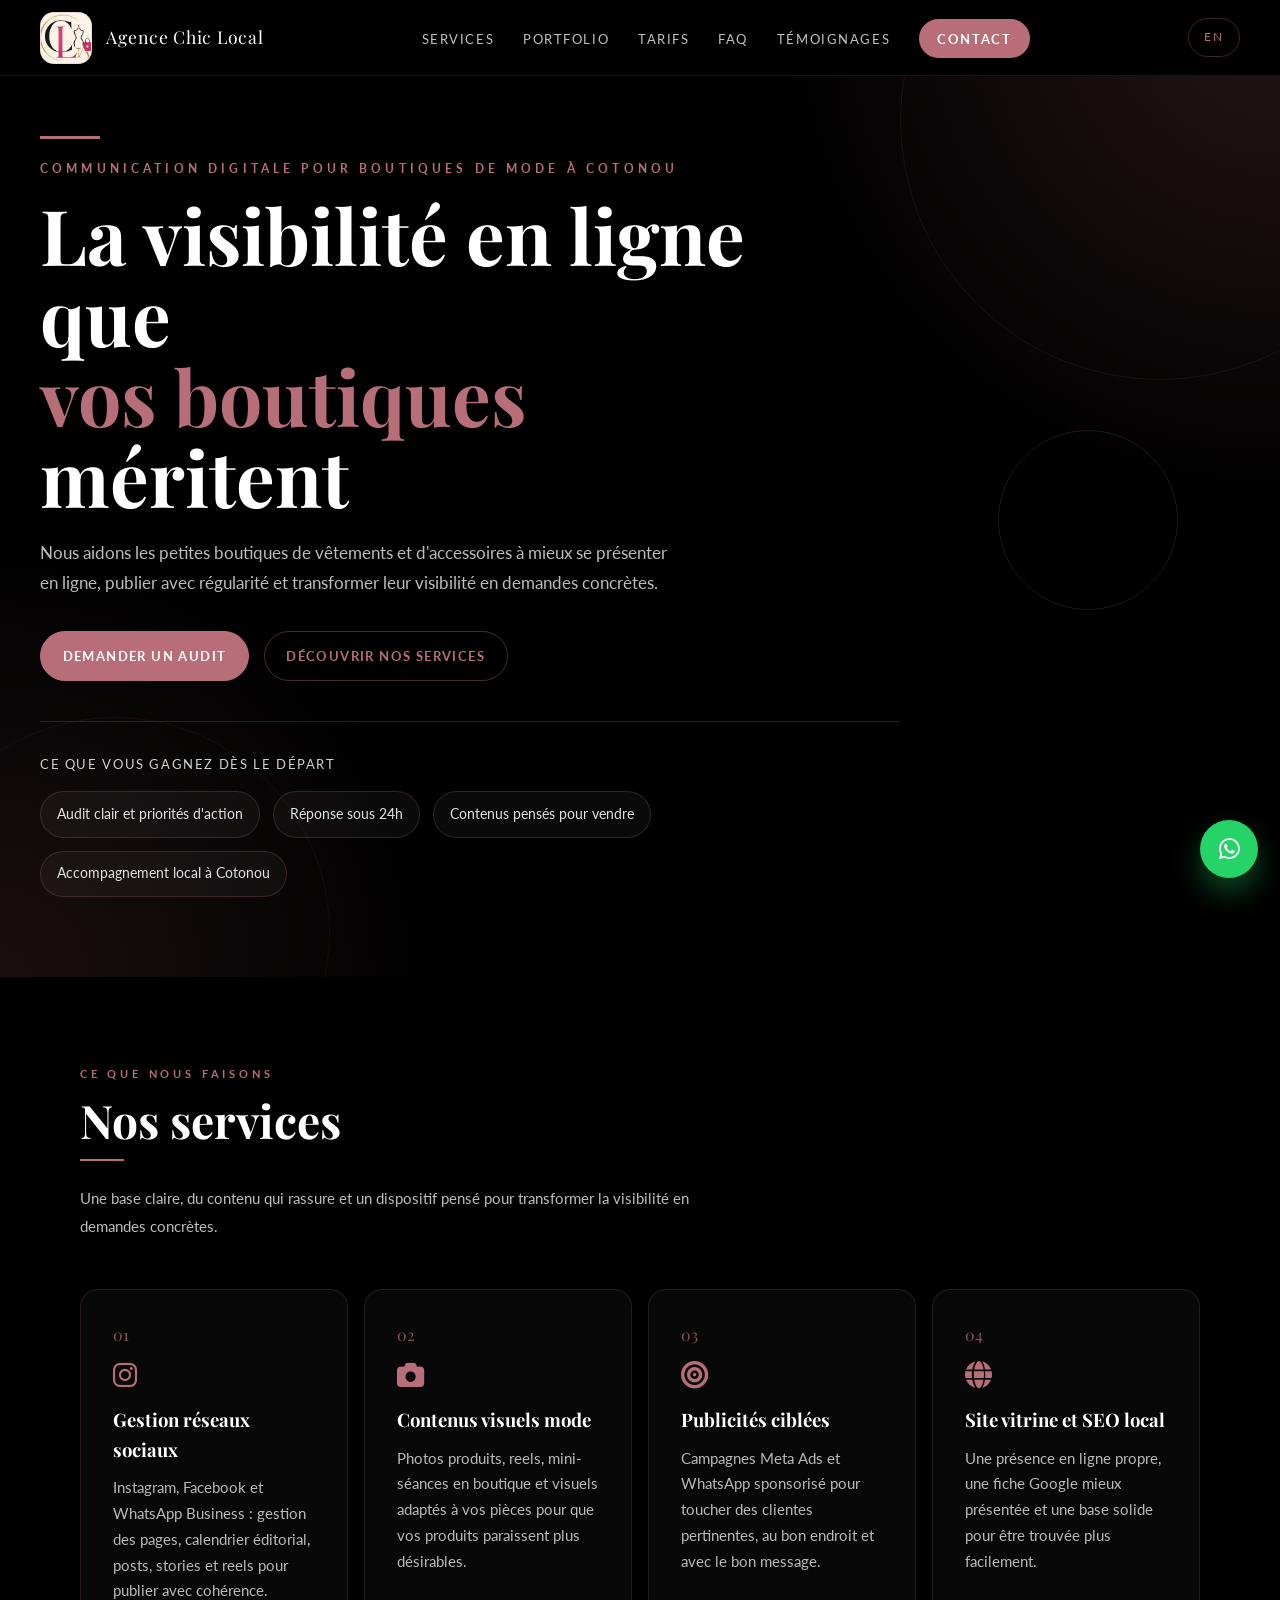
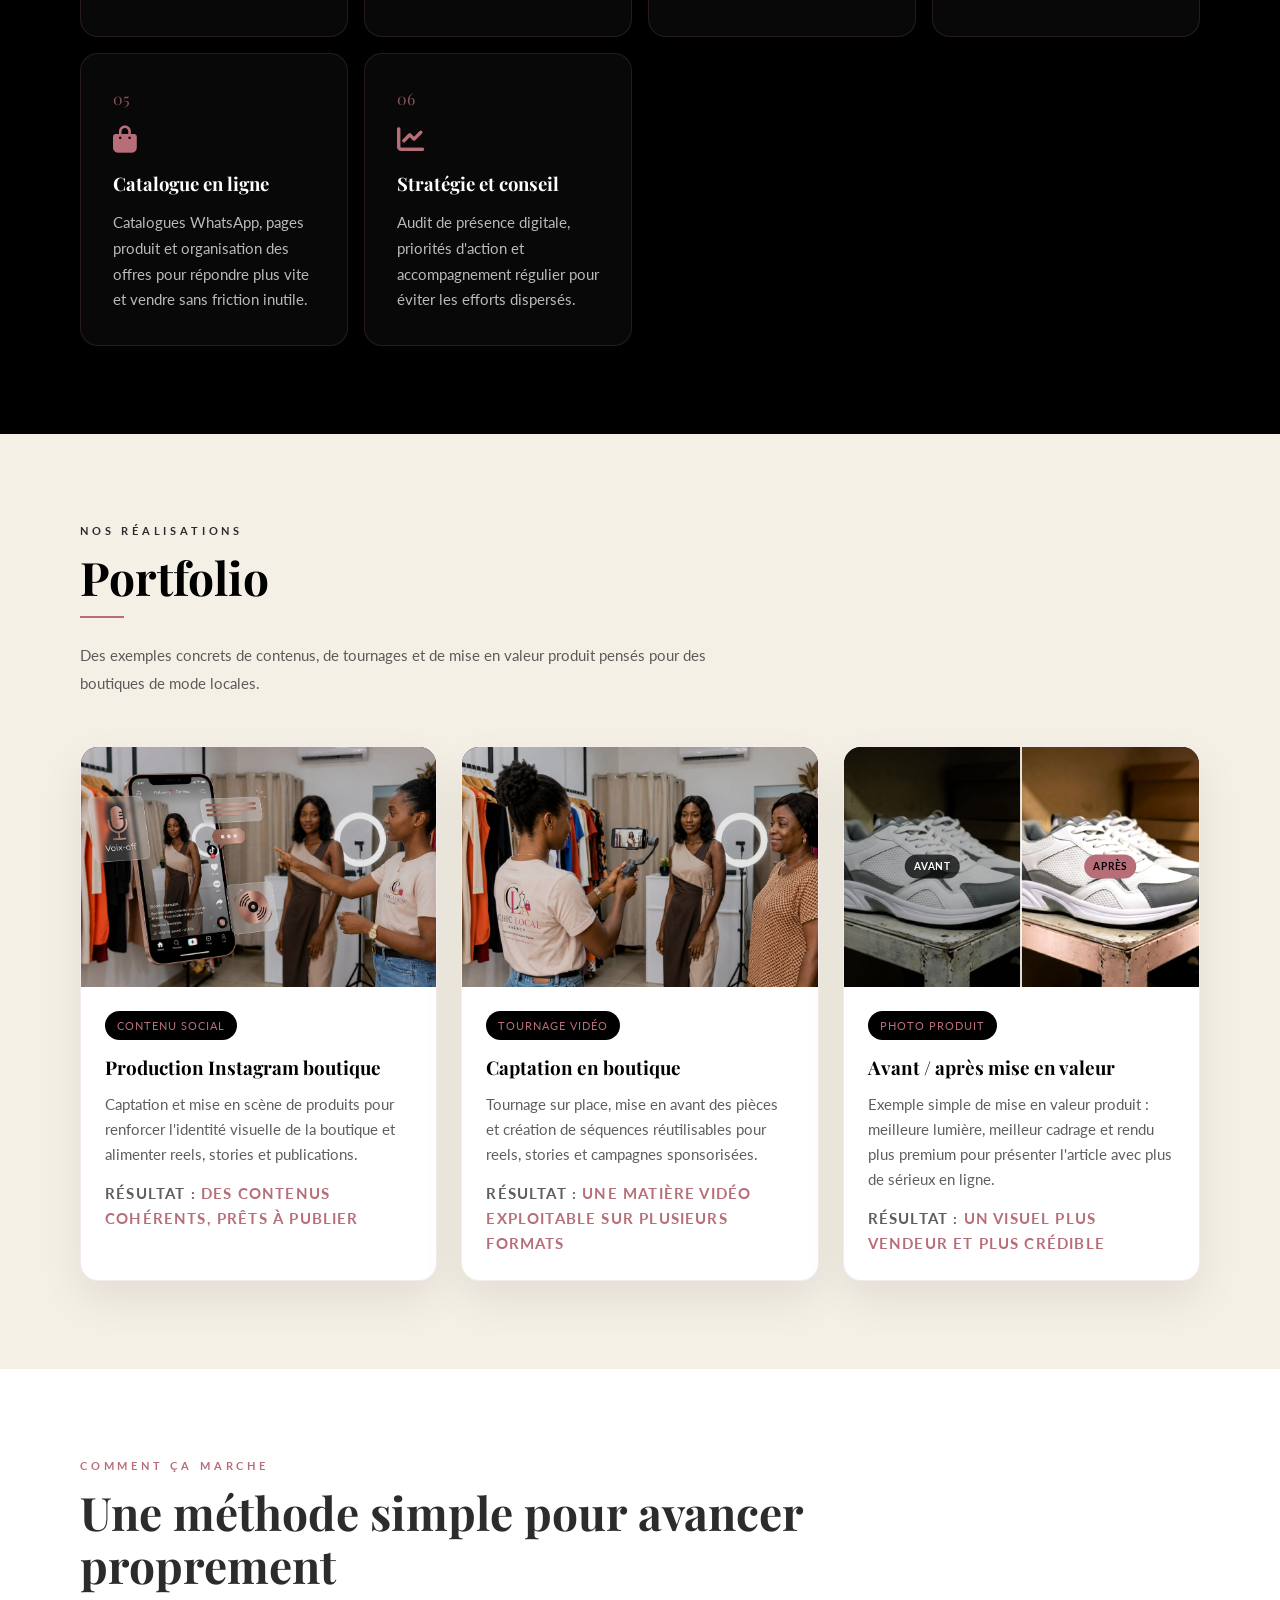
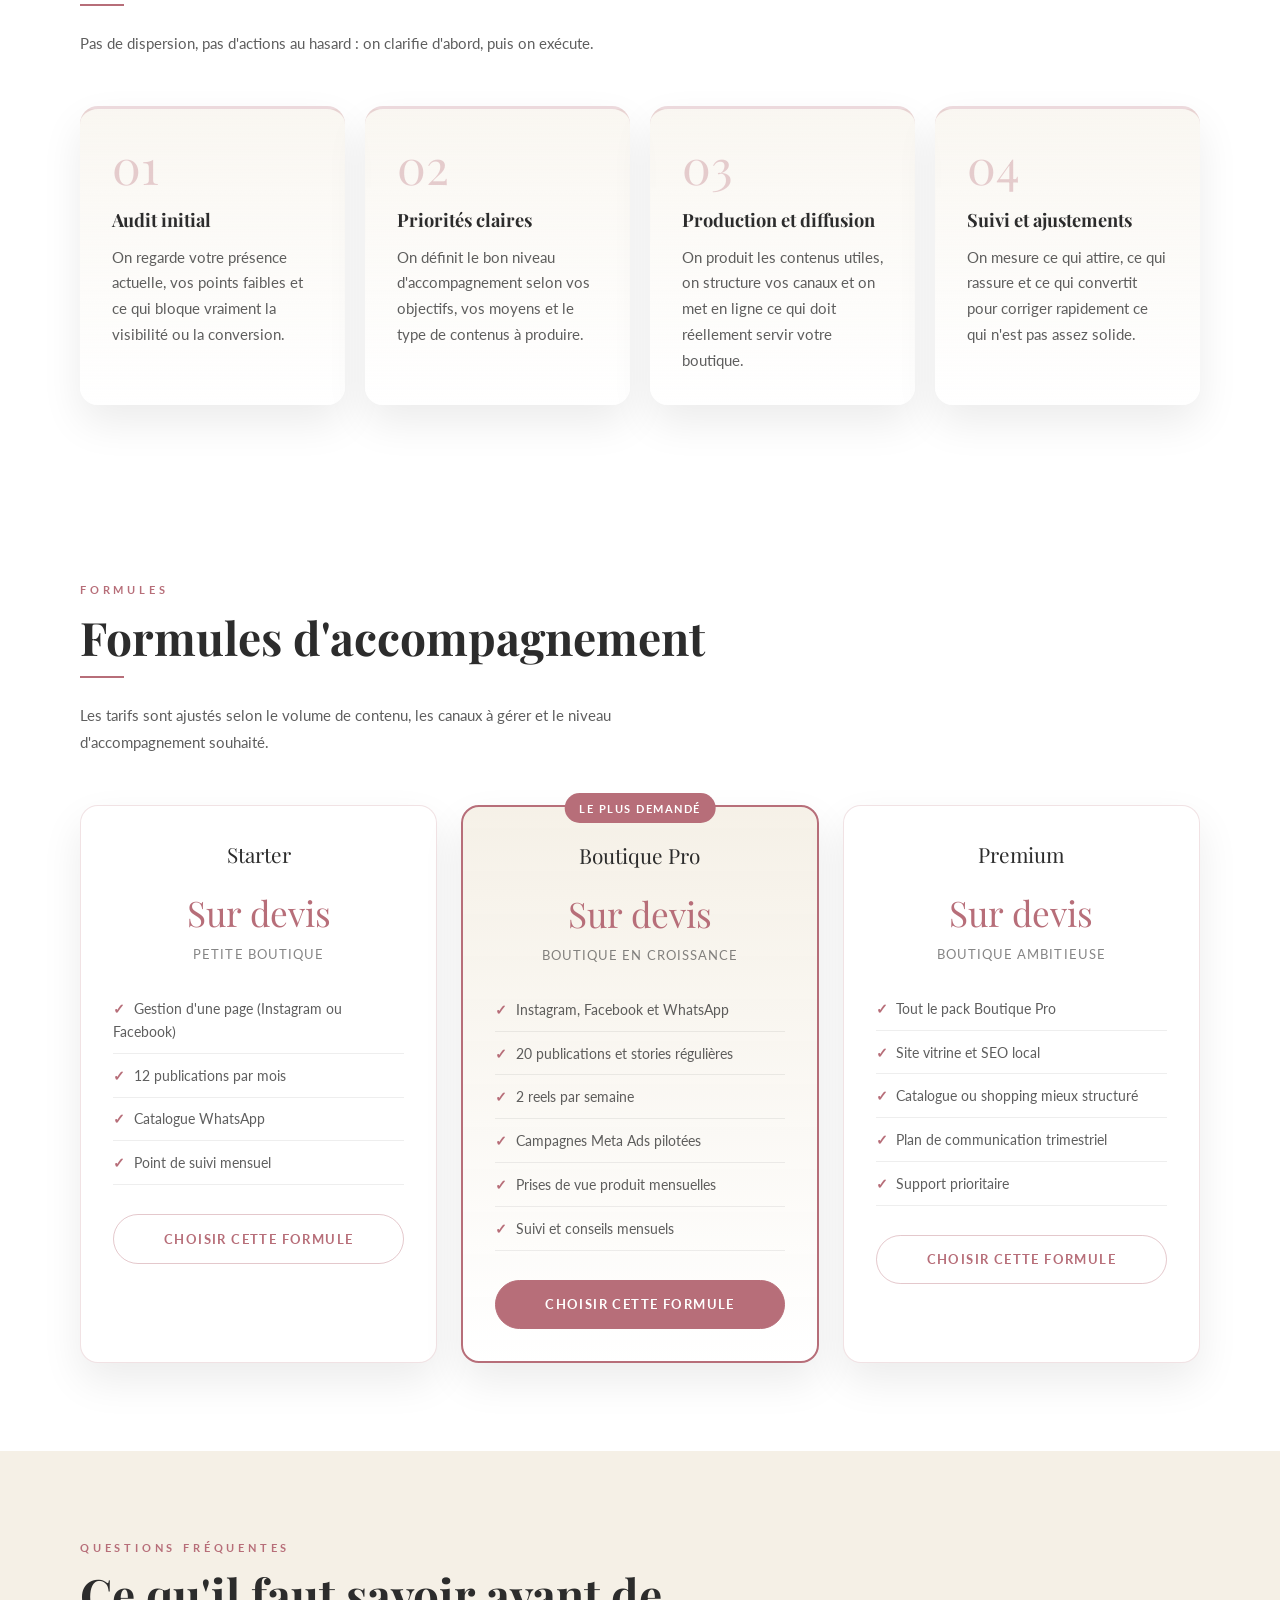
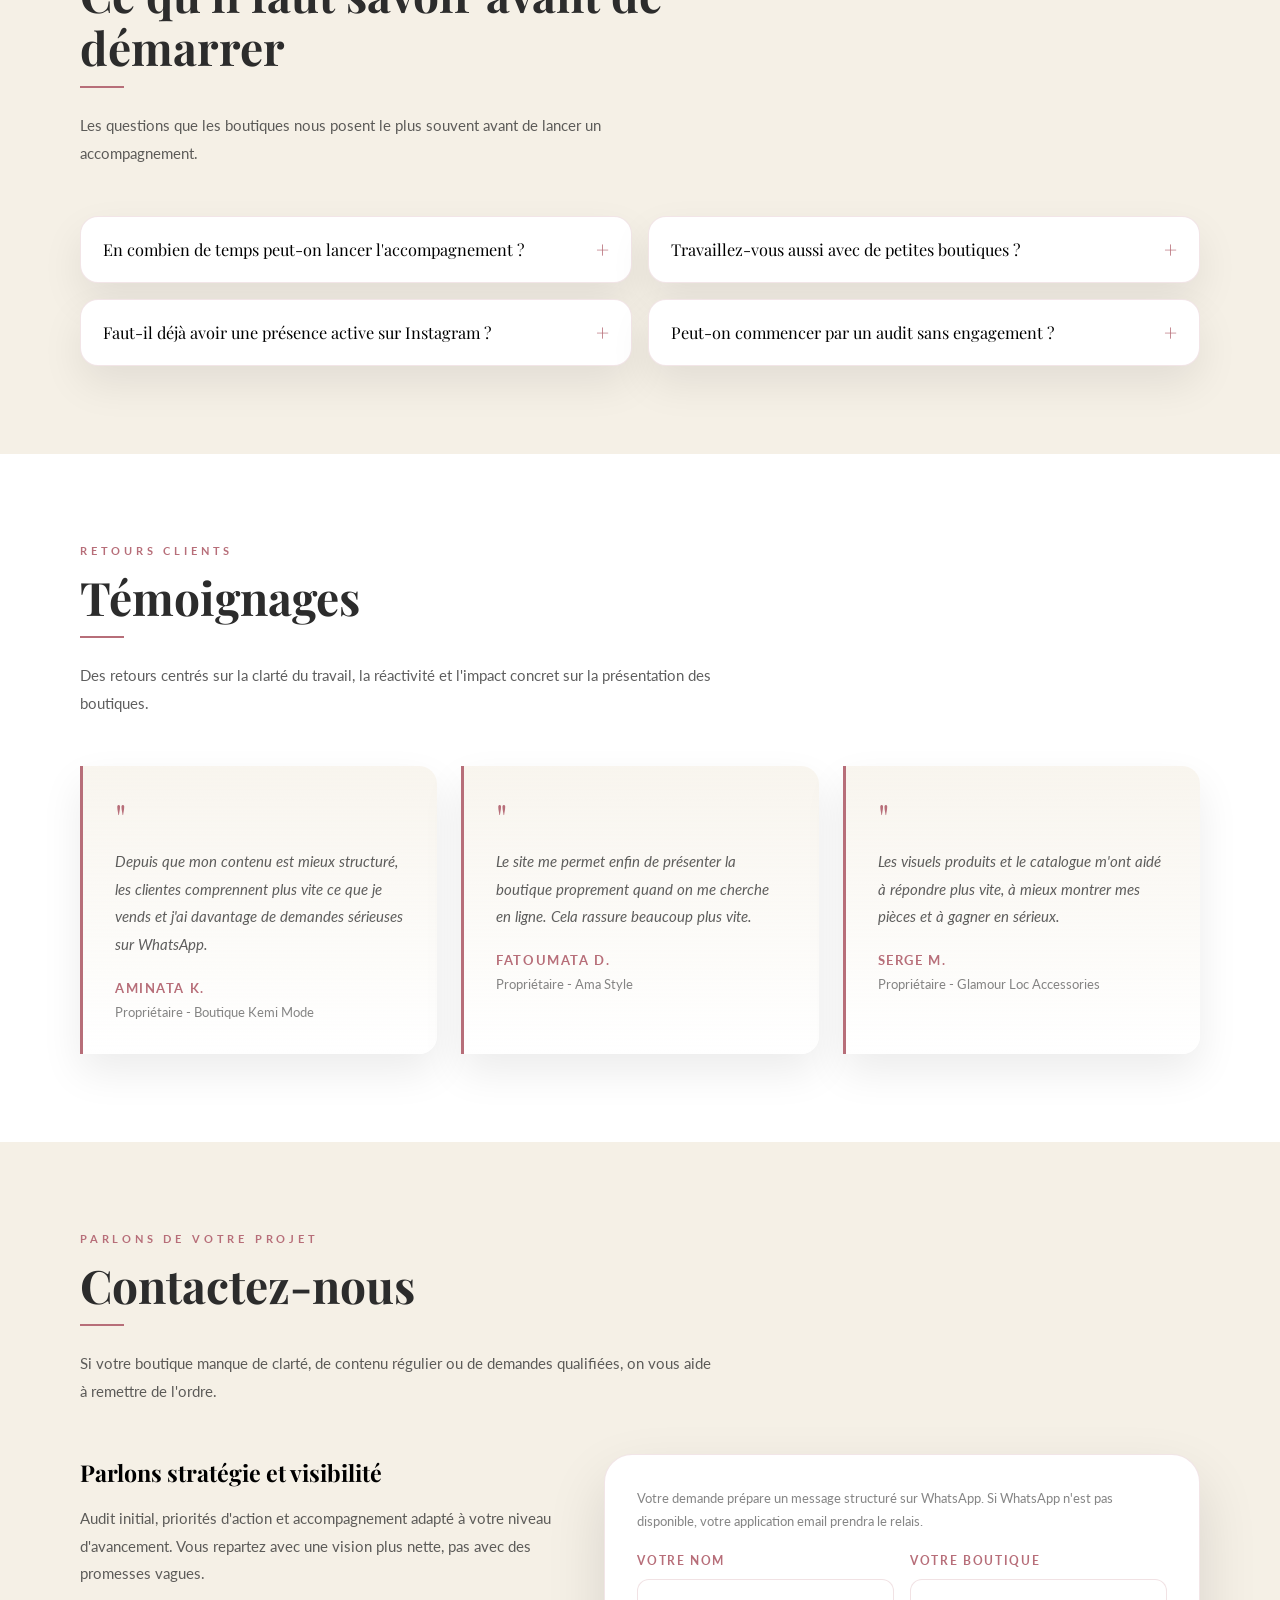
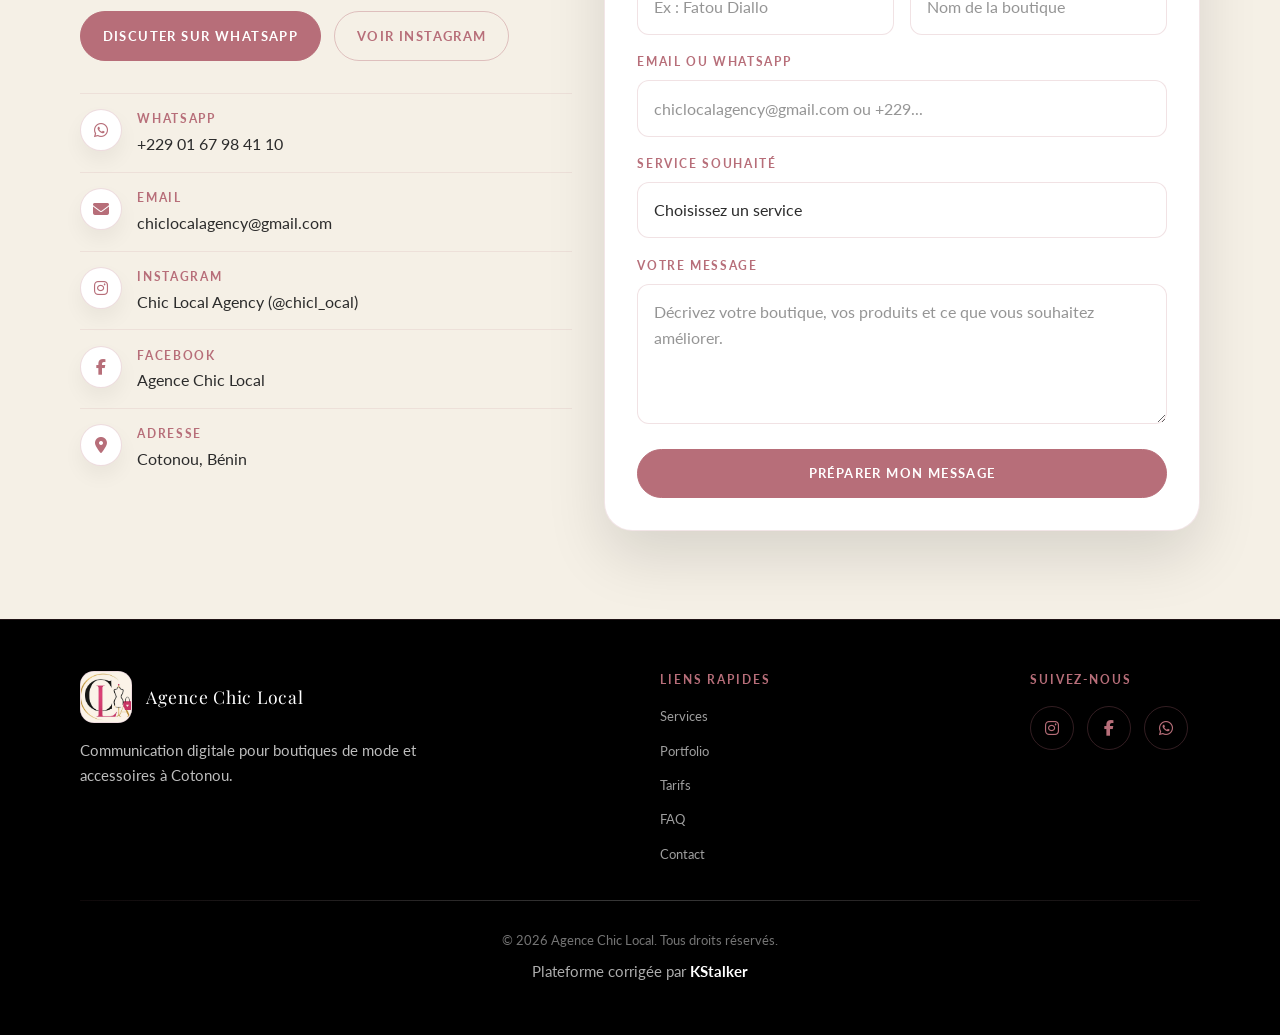
<file: index.html>
<!doctype html>
<html lang="fr">
  <head>
    <meta charset="UTF-8" />
    <meta name="viewport" content="width=device-width, initial-scale=1.0" />
    <title>
      Agence Chic Local | Communication digitale mode à Cotonou
    </title>
    <meta
      name="description"
      content="Agence Chic Local aide les boutiques de mode à Cotonou à mieux se présenter en ligne, produire du contenu plus vendeur et transformer leur visibilité en demandes réelles."
    />
    <meta name="theme-color" content="#000000" />
    <meta name="robots" content="index,follow" />
    <link rel="canonical" href="https://agence-chic-local.onrender.com/" />
    <meta
      property="og:title"
      content="Agence Chic Local | Communication digitale mode à Cotonou"
    />
    <meta
      property="og:description"
      content="Audit, contenu visuel, réseaux sociaux et accompagnement local pour boutiques de mode à Cotonou."
    />
    <meta property="og:type" content="website" />
    <meta property="og:url" content="https://agence-chic-local.onrender.com/" />
    <meta property="og:locale" content="fr_BJ" />
    <meta property="og:site_name" content="Agence Chic Local" />
    <meta
      property="og:image"
      content="https://agence-chic-local.onrender.com/images/portfolio-social-media.jpeg"
    />
    <meta property="og:image:width" content="1280" />
    <meta property="og:image:height" content="698" />
    <meta
      property="og:image:alt"
      content="Contenu social cree par Agence Chic Local pour une boutique de mode"
    />
    <meta name="twitter:card" content="summary_large_image" />
    <meta
      name="twitter:title"
      content="Agence Chic Local | Communication digitale mode à Cotonou"
    />
    <meta
      name="twitter:description"
      content="Audit, contenu visuel, réseaux sociaux et accompagnement local pour boutiques de mode à Cotonou."
    />
    <meta
      name="twitter:image"
      content="https://agence-chic-local.onrender.com/images/portfolio-social-media.jpeg"
    />
    <meta
      name="twitter:image:alt"
      content="Contenu social cree par Agence Chic Local pour une boutique de mode"
    />
    <link rel="icon" href="images/logo.jpeg" type="image/jpeg" />
    <link rel="preconnect" href="https://fonts.googleapis.com" />
    <link rel="preconnect" href="https://fonts.gstatic.com" crossorigin />
    <link
      href="https://fonts.googleapis.com/css2?family=Playfair+Display:wght@700;900&family=Lato:wght@300;400;700&display=swap"
      rel="stylesheet"
    />
    <link
      rel="stylesheet"
      href="https://cdnjs.cloudflare.com/ajax/libs/font-awesome/6.5.1/css/all.min.css"
    />
    <link rel="stylesheet" href="styles.css" />
    <script type="application/ld+json">
      {
        "@context": "https://schema.org",
        "@graph": [
          {
            "@type": "WebSite",
            "@id": "https://agence-chic-local.onrender.com/#website",
            "url": "https://agence-chic-local.onrender.com/",
            "name": "Agence Chic Local",
            "inLanguage": "fr-BJ",
            "publisher": {
              "@id": "https://agence-chic-local.onrender.com/#business"
            }
          },
          {
            "@type": "WebPage",
            "@id": "https://agence-chic-local.onrender.com/#webpage",
            "url": "https://agence-chic-local.onrender.com/",
            "name": "Agence Chic Local | Communication digitale mode à Cotonou",
            "description": "Agence Chic Local aide les boutiques de mode à Cotonou à mieux se présenter en ligne, produire du contenu plus vendeur et transformer leur visibilité en demandes réelles.",
            "isPartOf": {
              "@id": "https://agence-chic-local.onrender.com/#website"
            },
            "about": {
              "@id": "https://agence-chic-local.onrender.com/#business"
            },
            "primaryImageOfPage": {
              "@type": "ImageObject",
              "url": "https://agence-chic-local.onrender.com/images/portfolio-social-media.jpeg",
              "width": 1280,
              "height": 698
            },
            "inLanguage": "fr-BJ"
          },
          {
            "@type": ["LocalBusiness", "ProfessionalService"],
            "@id": "https://agence-chic-local.onrender.com/#business",
            "name": "Agence Chic Local",
            "url": "https://agence-chic-local.onrender.com/",
            "logo": "https://agence-chic-local.onrender.com/images/logo.jpeg",
            "image": [
              "https://agence-chic-local.onrender.com/images/logo.jpeg",
              "https://agence-chic-local.onrender.com/images/portfolio-social-media.jpeg"
            ],
            "description": "Agence de communication digitale pour boutiques de mode, vêtements et accessoires à Cotonou.",
            "email": "chiclocalagency@gmail.com",
            "telephone": "+2290167984110",
            "priceRange": "Sur devis",
            "address": {
              "@type": "PostalAddress",
              "addressLocality": "Cotonou",
              "addressCountry": "BJ"
            },
            "areaServed": {
              "@type": "City",
              "name": "Cotonou"
            },
            "sameAs": [
              "https://www.instagram.com/chicl_ocal/",
              "https://www.facebook.com/agencechiclocal"
            ],
            "contactPoint": {
              "@type": "ContactPoint",
              "contactType": "customer support",
              "telephone": "+2290167984110",
              "email": "chiclocalagency@gmail.com",
              "availableLanguage": ["French", "English"]
            },
            "hasOfferCatalog": {
              "@type": "OfferCatalog",
              "name": "Services de communication digitale",
              "itemListElement": [
                {
                  "@type": "Offer",
                  "itemOffered": {
                    "@type": "Service",
                    "name": "Gestion réseaux sociaux"
                  }
                },
                {
                  "@type": "Offer",
                  "itemOffered": {
                    "@type": "Service",
                    "name": "Contenus visuels mode"
                  }
                },
                {
                  "@type": "Offer",
                  "itemOffered": {
                    "@type": "Service",
                    "name": "Site vitrine et SEO local"
                  }
                }
              ]
            }
          },
          {
            "@type": "FAQPage",
            "@id": "https://agence-chic-local.onrender.com/#faq-schema",
            "mainEntity": [
              {
                "@type": "Question",
                "name": "En combien de temps peut-on lancer l'accompagnement ?",
                "acceptedAnswer": {
                  "@type": "Answer",
                  "text": "Après l'audit initial, Agence Chic Local cadre les priorités et peut démarrer rapidement selon le besoin : contenus, gestion réseaux, publicités ou accompagnement global."
                }
              },
              {
                "@type": "Question",
                "name": "Travaillez-vous aussi avec de petites boutiques ?",
                "acceptedAnswer": {
                  "@type": "Answer",
                  "text": "Oui. L'accompagnement est pensé pour des boutiques locales qui veulent mieux présenter leurs produits sans devoir construire une équipe marketing complète."
                }
              },
              {
                "@type": "Question",
                "name": "Faut-il déjà avoir une présence active sur Instagram ?",
                "acceptedAnswer": {
                  "@type": "Answer",
                  "text": "Non. Agence Chic Local peut repartir d'un compte existant, le remettre au propre ou construire une base de contenu plus claire."
                }
              },
              {
                "@type": "Question",
                "name": "Peut-on commencer par un audit sans engagement ?",
                "acceptedAnswer": {
                  "@type": "Answer",
                  "text": "Oui. L'audit sert à clarifier les priorités, éviter les dépenses inutiles et décider si un accompagnement régulier est le bon prochain pas."
                }
              }
            ]
          }
        ]
      }
    </script>
  </head>
  <body>
    <a class="skip-link" href="#main-content" id="skip-link"
      >Aller au contenu principal</a
    >

    <header class="site-header">
      <nav aria-label="Navigation principale">
        <a
          href="#accueil"
          class="logo"
          id="navLogo"
          aria-label="Accueil Agence Chic Local"
        >
          <span class="logo-box">
            <img
              src="images/logo.jpeg"
              alt="Logo Agence Chic Local"
              class="logo-mark"
              width="48"
              height="48"
            />
          </span>
          <span class="logo-name">Agence Chic Local</span>
        </a>

        <ul class="nav-menu">
          <li><a href="#services" id="nav-services">Services</a></li>
          <li><a href="#portfolio" id="nav-portfolio">Portfolio</a></li>
          <li><a href="#tarifs" id="nav-tarifs">Tarifs</a></li>
          <li><a href="#faq" id="nav-faq">FAQ</a></li>
          <li><a href="#temoignages" id="nav-testi">Témoignages</a></li>
          <li>
            <a href="#contact" class="nav-cta" id="nav-contact">Contact</a>
          </li>
        </ul>

        <div class="nav-actions">
          <button
            type="button"
            class="lang-toggle"
            id="langBtn"
            aria-label="Basculer le site en anglais"
          >
            EN
          </button>
          <button
            type="button"
            class="hamburger"
            id="hamburgerBtn"
            aria-label="Ouvrir le menu"
            aria-expanded="false"
            aria-controls="mobileMenu"
          >
            <span></span><span></span><span></span>
          </button>
        </div>
      </nav>

      <div
        class="mobile-menu"
        id="mobileMenu"
        aria-label="Navigation mobile"
        aria-hidden="true"
      >
        <a href="#services" id="mnav-services">Services</a>
        <a href="#portfolio" id="mnav-portfolio">Portfolio</a>
        <a href="#tarifs" id="mnav-tarifs">Tarifs</a>
        <a href="#faq" id="mnav-faq">FAQ</a>
        <a href="#temoignages" id="mnav-testi">Témoignages</a>
        <a href="#contact" id="mnav-contact">Nous contacter</a>
      </div>

      <section class="hero" id="accueil">
        <div class="hero-decor1"></div>
        <div class="hero-decor2"></div>
        <div class="hero-decor3"></div>
        <div class="hero-bar"></div>
        <p class="hero-tag" id="h-tag">
          Communication digitale pour boutiques de mode à Cotonou
        </p>
        <h1 id="h-title">
          La visibilité en ligne que<br /><em>vos boutiques</em> méritent
        </h1>
        <p class="hero-sub" id="h-sub">
          Nous aidons les petites boutiques de vêtements et d'accessoires à
          mieux se présenter en ligne, publier avec régularité et transformer
          leur visibilité en demandes concrètes.
        </p>
        <div class="hero-btns">
          <a href="#contact" class="btn-gold" id="h-btn1">Demander un audit</a>
          <a href="#services" class="btn-ghost" id="h-btn2"
            >Découvrir nos services</a
          >
        </div>
        <div class="hero-trust">
          <p class="hero-trust-title" id="trust-title">
            Ce que vous gagnez dès le départ
          </p>
          <ul class="hero-trust-list" aria-labelledby="trust-title">
            <li class="trust-pill" id="trust-1">
              Audit clair et priorités d'action
            </li>
            <li class="trust-pill" id="trust-2">Réponse sous 24h</li>
            <li class="trust-pill" id="trust-3">Contenus pensés pour vendre</li>
            <li class="trust-pill" id="trust-4">
              Accompagnement local à Cotonou
            </li>
          </ul>
        </div>
      </section>
    </header>

    <main id="main-content">
      <section class="services-bg" id="services">
        <div class="section-inner">
          <p class="section-label" id="sec1-label">Ce que nous faisons</p>
          <h2 class="section-title" id="sec1-title">Nos services</h2>
          <div class="section-bar"></div>
          <p class="section-intro" id="sec1-intro">
            Une base claire, du contenu qui rassure et un dispositif pensé pour
            transformer la visibilité en demandes concrètes.
          </p>
          <div class="services-grid">
            <article class="service-item">
              <div class="svc-num">01</div>
              <span class="svc-icon"><i class="fab fa-instagram"></i></span>
              <h3 id="sv1-t">Gestion réseaux sociaux</h3>
              <p id="sv1-p">
                Instagram, Facebook et WhatsApp Business : gestion des pages,
                calendrier éditorial, posts, stories et reels pour publier avec
                cohérence.
              </p>
            </article>
            <article class="service-item">
              <div class="svc-num">02</div>
              <span class="svc-icon"><i class="fas fa-camera"></i></span>
              <h3 id="sv2-t">Contenus visuels mode</h3>
              <p id="sv2-p">
                Photos produits, reels, mini-séances en boutique et visuels
                adaptés à vos pièces pour que vos produits paraissent plus
                désirables.
              </p>
            </article>
            <article class="service-item">
              <div class="svc-num">03</div>
              <span class="svc-icon"><i class="fas fa-bullseye"></i></span>
              <h3 id="sv3-t">Publicités ciblées</h3>
              <p id="sv3-p">
                Campagnes Meta Ads et WhatsApp sponsorisé pour toucher des
                clientes pertinentes, au bon endroit et avec le bon message.
              </p>
            </article>
            <article class="service-item">
              <div class="svc-num">04</div>
              <span class="svc-icon"><i class="fas fa-globe"></i></span>
              <h3 id="sv4-t">Site vitrine et SEO local</h3>
              <p id="sv4-p">
                Une présence en ligne propre, une fiche Google mieux présentée
                et une base solide pour être trouvée plus facilement.
              </p>
            </article>
            <article class="service-item">
              <div class="svc-num">05</div>
              <span class="svc-icon"><i class="fas fa-shopping-bag"></i></span>
              <h3 id="sv5-t">Catalogue en ligne</h3>
              <p id="sv5-p">
                Catalogues WhatsApp, pages produit et organisation des offres
                pour répondre plus vite et vendre sans friction inutile.
              </p>
            </article>
            <article class="service-item">
              <div class="svc-num">06</div>
              <span class="svc-icon"><i class="fas fa-chart-line"></i></span>
              <h3 id="sv6-t">Stratégie et conseil</h3>
              <p id="sv6-p">
                Audit de présence digitale, priorités d'action et accompagnement
                régulier pour éviter les efforts dispersés.
              </p>
            </article>
          </div>
        </div>
      </section>

      <section class="portfolio-bg" id="portfolio">
        <div class="section-inner">
          <p class="section-label section-label-muted" id="sec2-label">
            Nos réalisations
          </p>
          <h2 class="section-title section-title-dark" id="sec2-title">
            Portfolio
          </h2>
          <div class="section-bar"></div>
          <p class="section-intro" id="sec2-intro">
            Des exemples concrets de contenus, de tournages et de mise en valeur
            produit pensés pour des boutiques de mode locales.
          </p>
          <div class="portfolio-grid">
            <article class="port-card">
              <div class="port-banner port-banner-media">
                <img
                  src="images/portfolio-social-media.jpeg"
                  alt="Contenu social pour une boutique de mode"
                  class="port-image-full port-image-dim"
                  loading="lazy"
                />
              </div>
              <div class="port-body">
                <span class="port-tag" id="p1-tag">Contenu social</span>
                <h3 id="p1-t">Production Instagram boutique</h3>
                <p id="p1-p">
                  Captation et mise en scène de produits pour renforcer
                  l'identité visuelle de la boutique et alimenter reels, stories
                  et publications.
                </p>
                <p class="port-result" id="p1-r">
                  Résultat :
                  <span>des contenus cohérents, prêts à publier</span>
                </p>
              </div>
            </article>

            <article class="port-card">
              <div class="port-banner port-banner-media">
                <img
                  src="images/portfolio-video-content.jpeg"
                  alt="Tournage vidéo dans une boutique"
                  class="port-image-full port-image-dim"
                  loading="lazy"
                />
              </div>
              <div class="port-body">
                <span class="port-tag" id="p2-tag">Tournage vidéo</span>
                <h3 id="p2-t">Captation en boutique</h3>
                <p id="p2-p">
                  Tournage sur place, mise en avant des pièces et création de
                  séquences réutilisables pour reels, stories et campagnes
                  sponsorisées.
                </p>
                <p class="port-result" id="p2-r">
                  Résultat :
                  <span
                    >une matière vidéo exploitable sur plusieurs formats</span
                  >
                </p>
              </div>
            </article>

            <article class="port-card">
              <div class="port-banner port-banner-media">
                <div class="port-compare">
                  <img
                    src="images/portfolio-before.jpeg"
                    alt="Avant : photo produit sombre"
                    class="port-compare-image port-compare-image-before"
                    loading="lazy"
                  />
                  <img
                    src="images/portfolio-after.jpeg"
                    alt="Après : photo produit mieux mise en valeur"
                    class="port-compare-image port-compare-image-after"
                    loading="lazy"
                  />
                  <div class="port-compare-label port-compare-label-before">
                    Avant
                  </div>
                  <div class="port-compare-label port-compare-label-after">
                    Après
                  </div>
                  <div class="port-compare-divider"></div>
                </div>
              </div>
              <div class="port-body">
                <span class="port-tag" id="p3-tag">Photo produit</span>
                <h3 id="p3-t">Avant / après mise en valeur</h3>
                <p id="p3-p">
                  Exemple simple de mise en valeur produit : meilleure lumière,
                  meilleur cadrage et rendu plus premium pour présenter
                  l'article avec plus de sérieux en ligne.
                </p>
                <p class="port-result" id="p3-r">
                  Résultat :
                  <span>un visuel plus vendeur et plus crédible</span>
                </p>
              </div>
            </article>
          </div>
        </div>
      </section>

      <section class="process-bg" id="process">
        <div class="section-inner">
          <p class="section-label" id="sec3-label">Comment ça marche</p>
          <h2 class="section-title" id="sec3-title">
            Une méthode simple pour avancer proprement
          </h2>
          <div class="section-bar"></div>
          <p class="section-intro" id="sec3-intro">
            Pas de dispersion, pas d'actions au hasard : on clarifie d'abord,
            puis on exécute.
          </p>
          <div class="steps">
            <article class="step">
              <div class="step-num">01</div>
              <h3 id="st1-t">Audit initial</h3>
              <p id="st1-p">
                On regarde votre présence actuelle, vos points faibles et ce qui
                bloque vraiment la visibilité ou la conversion.
              </p>
            </article>
            <article class="step">
              <div class="step-num">02</div>
              <h3 id="st2-t">Priorités claires</h3>
              <p id="st2-p">
                On définit le bon niveau d'accompagnement selon vos objectifs,
                vos moyens et le type de contenus à produire.
              </p>
            </article>
            <article class="step">
              <div class="step-num">03</div>
              <h3 id="st3-t">Production et diffusion</h3>
              <p id="st3-p">
                On produit les contenus utiles, on structure vos canaux et on
                met en ligne ce qui doit réellement servir votre boutique.
              </p>
            </article>
            <article class="step">
              <div class="step-num">04</div>
              <h3 id="st4-t">Suivi et ajustements</h3>
              <p id="st4-p">
                On mesure ce qui attire, ce qui rassure et ce qui convertit pour
                corriger rapidement ce qui n'est pas assez solide.
              </p>
            </article>
          </div>
        </div>
      </section>

      <section class="tarifs-bg" id="tarifs">
        <div class="section-inner">
          <p class="section-label" id="sec4-label">Formules</p>
          <h2 class="section-title" id="sec4-title">
            Formules d'accompagnement
          </h2>
          <div class="section-bar"></div>
          <p class="section-intro" id="sec4-intro">
            Les tarifs sont ajustés selon le volume de contenu, les canaux à
            gérer et le niveau d'accompagnement souhaité.
          </p>
          <div class="tarifs-grid">
            <article class="tarif-card">
              <p class="tarif-name" id="tk1-n">Starter</p>
              <p class="tarif-price" id="tk1-p">Sur devis</p>
              <p class="tarif-period" id="tk1-per">petite boutique</p>
              <ul class="tarif-features">
                <li id="tf1-1">Gestion d'une page (Instagram ou Facebook)</li>
                <li id="tf1-2">12 publications par mois</li>
                <li id="tf1-3">Catalogue WhatsApp</li>
                <li id="tf1-4">Point de suivi mensuel</li>
              </ul>
              <a href="#contact" class="btn-ghost btn-full" id="tk1-btn"
                >Choisir cette formule</a
              >
            </article>

            <article class="tarif-card featured">
              <div class="featured-badge" id="tk2-badge">Le plus demandé</div>
              <p class="tarif-name" id="tk2-n">Boutique Pro</p>
              <p class="tarif-price" id="tk2-p">Sur devis</p>
              <p class="tarif-period" id="tk2-per">boutique en croissance</p>
              <ul class="tarif-features">
                <li id="tf2-1">Instagram, Facebook et WhatsApp</li>
                <li id="tf2-2">20 publications et stories régulières</li>
                <li id="tf2-3">2 reels par semaine</li>
                <li id="tf2-4">Campagnes Meta Ads pilotées</li>
                <li id="tf2-5">Prises de vue produit mensuelles</li>
                <li id="tf2-6">Suivi et conseils mensuels</li>
              </ul>
              <a href="#contact" class="btn-gold btn-full" id="tk2-btn"
                >Choisir cette formule</a
              >
            </article>

            <article class="tarif-card">
              <p class="tarif-name" id="tk3-n">Premium</p>
              <p class="tarif-price" id="tk3-p">Sur devis</p>
              <p class="tarif-period" id="tk3-per">boutique ambitieuse</p>
              <ul class="tarif-features">
                <li id="tf3-1">Tout le pack Boutique Pro</li>
                <li id="tf3-2">Site vitrine et SEO local</li>
                <li id="tf3-3">Catalogue ou shopping mieux structuré</li>
                <li id="tf3-4">Plan de communication trimestriel</li>
                <li id="tf3-5">Support prioritaire</li>
              </ul>
              <a href="#contact" class="btn-ghost btn-full" id="tk3-btn"
                >Choisir cette formule</a
              >
            </article>
          </div>
        </div>
      </section>

      <section class="faq-bg" id="faq">
        <div class="section-inner">
          <p class="section-label" id="sec7-label">Questions fréquentes</p>
          <h2 class="section-title" id="sec7-title">
            Ce qu'il faut savoir avant de démarrer
          </h2>
          <div class="section-bar"></div>
          <p class="section-intro" id="sec7-intro">
            Les questions que les boutiques nous posent le plus souvent avant de
            lancer un accompagnement.
          </p>
          <div class="faq-grid">
            <details class="faq-item">
              <summary id="faq1-q">
                En combien de temps peut-on lancer l'accompagnement ?
              </summary>
              <p id="faq1-a">
                Après l'audit initial, nous pouvons cadrer les priorités et
                démarrer rapidement selon votre besoin : contenus, gestion
                réseaux, publicités ou accompagnement global.
              </p>
            </details>
            <details class="faq-item">
              <summary id="faq2-q">
                Travaillez-vous aussi avec de petites boutiques ?
              </summary>
              <p id="faq2-a">
                Oui. Le site est pensé pour des boutiques locales qui veulent
                mieux présenter leurs produits sans devoir construire une équipe
                marketing complète.
              </p>
            </details>
            <details class="faq-item">
              <summary id="faq3-q">
                Faut-il déjà avoir une présence active sur Instagram ?
              </summary>
              <p id="faq3-a">
                Non. Nous pouvons repartir d'un compte existant, le remettre au
                propre ou construire une base de contenu plus claire si votre
                présence actuelle n'est pas encore structurée.
              </p>
            </details>
            <details class="faq-item">
              <summary id="faq4-q">
                Peut-on commencer par un audit sans engagement ?
              </summary>
              <p id="faq4-a">
                Oui. L'audit sert justement à clarifier vos priorités, éviter
                les dépenses inutiles et décider si un accompagnement régulier
                est le bon prochain pas.
              </p>
            </details>
          </div>
        </div>
      </section>

      <section class="testi-bg" id="temoignages">
        <div class="section-inner">
          <p class="section-label" id="sec5-label">Retours clients</p>
          <h2 class="section-title" id="sec5-title">Témoignages</h2>
          <div class="section-bar"></div>
          <p class="section-intro" id="sec5-intro">
            Des retours centrés sur la clarté du travail, la réactivité et
            l'impact concret sur la présentation des boutiques.
          </p>
          <div class="testi-grid">
            <article class="testi-card">
              <div class="testi-quote">"</div>
              <p class="testi-text" id="t1-txt">
                Depuis que mon contenu est mieux structuré, les clientes
                comprennent plus vite ce que je vends et j'ai davantage de
                demandes sérieuses sur WhatsApp.
              </p>
              <p class="testi-author">Aminata K.</p>
              <p class="testi-role" id="t1-role">
                Propriétaire - Boutique Kemi Mode
              </p>
            </article>

            <article class="testi-card">
              <div class="testi-quote">"</div>
              <p class="testi-text" id="t2-txt">
                Le site me permet enfin de présenter la boutique proprement
                quand on me cherche en ligne. Cela rassure beaucoup plus vite.
              </p>
              <p class="testi-author">Fatoumata D.</p>
              <p class="testi-role" id="t2-role">Propriétaire - Ama Style</p>
            </article>

            <article class="testi-card">
              <div class="testi-quote">"</div>
              <p class="testi-text" id="t3-txt">
                Les visuels produits et le catalogue m'ont aidé à répondre plus
                vite, à mieux montrer mes pièces et à gagner en sérieux.
              </p>
              <p class="testi-author">Serge M.</p>
              <p class="testi-role" id="t3-role">
                Propriétaire - Glamour Loc Accessories
              </p>
            </article>
          </div>
        </div>
      </section>

      <section class="contact-bg" id="contact">
        <div class="section-inner">
          <p class="section-label" id="sec6-label">Parlons de votre projet</p>
          <h2 class="section-title" id="sec6-title">Contactez-nous</h2>
          <div class="section-bar"></div>
          <p class="section-intro" id="sec6-intro">
            Si votre boutique manque de clarté, de contenu régulier ou de
            demandes qualifiées, on vous aide à remettre de l'ordre.
          </p>
          <div class="contact-grid">
            <div class="contact-info">
              <h3 id="ci-title">Parlons stratégie et visibilité</h3>
              <p id="ci-sub">
                Audit initial, priorités d'action et accompagnement adapté à
                votre niveau d'avancement. Vous repartez avec une vision plus
                nette, pas avec des promesses vagues.
              </p>

              <div class="contact-actions">
                <a
                  href="https://wa.me/2290167984110"
                  target="_blank"
                  rel="noopener noreferrer"
                  class="contact-action-link contact-action-primary"
                  id="ca1"
                  >Discuter sur WhatsApp</a
                >
                <a
                  href="https://www.instagram.com/chicl_ocal/"
                  target="_blank"
                  rel="noopener noreferrer"
                  class="contact-action-link"
                  id="ca2"
                  >Voir Instagram</a
                >
              </div>

              <div class="contact-detail">
                <div class="c-icon"><i class="fab fa-whatsapp"></i></div>
                <div>
                  <strong id="cd1-label">WhatsApp</strong>
                  <a
                    href="https://wa.me/2290167984110"
                    target="_blank"
                    rel="noopener noreferrer"
                    class="contact-link"
                    >+229 01 67 98 41 10</a
                  >
                </div>
              </div>

              <div class="contact-detail">
                <div class="c-icon"><i class="fas fa-envelope"></i></div>
                <div>
                  <strong id="cd2-label">Email</strong>
                  <a href="mailto:chiclocalagency@gmail.com" class="contact-link"
                    >chiclocalagency@gmail.com</a
                  >
                </div>
              </div>

              <div class="contact-detail">
                <div class="c-icon"><i class="fab fa-instagram"></i></div>
                <div>
                  <strong id="cd3-label">Instagram</strong>
                  <a
                    href="https://www.instagram.com/chicl_ocal/"
                    target="_blank"
                    rel="noopener noreferrer"
                    class="contact-link"
                    >Chic Local Agency (@chicl_ocal)</a
                  >
                </div>
              </div>

              <div class="contact-detail">
                <div class="c-icon"><i class="fab fa-facebook-f"></i></div>
                <div>
                  <strong id="cd4-label">Facebook</strong>
                  <a
                    href="https://www.facebook.com/agencechiclocal"
                    target="_blank"
                    rel="noopener noreferrer"
                    class="contact-link"
                    >Agence Chic Local</a
                  >
                </div>
              </div>

              <div class="contact-detail">
                <div class="c-icon"><i class="fas fa-map-marker-alt"></i></div>
                <div>
                  <strong id="cd5-label">Adresse</strong>
                  <span id="cd5-val">Cotonou, Bénin</span>
                </div>
              </div>
            </div>

            <form
              id="contactForm"
              class="contact-form-card"
              aria-describedby="form-helper"
            >
              <p class="form-helper" id="form-helper">
                Votre demande prépare un message structuré sur WhatsApp. Si
                WhatsApp n'est pas disponible, votre application email prendra
                le relais.
              </p>

              <div class="form-row">
                <div class="form-group">
                  <label class="form-label" for="f-nom" id="fl-nom"
                    >Votre nom</label
                  >
                  <input
                    type="text"
                    id="f-nom"
                    name="nom"
                    autocomplete="name"
                    placeholder="Ex : Fatou Diallo"
                    required
                  />
                </div>
                <div class="form-group">
                  <label class="form-label" for="f-boutique" id="fl-boutique"
                    >Votre boutique</label
                  >
                  <input
                    type="text"
                    id="f-boutique"
                    name="boutique"
                    autocomplete="organization"
                    placeholder="Nom de la boutique"
                  />
                </div>
              </div>

              <div class="form-group">
                <label class="form-label" for="f-contact" id="fl-contact"
                  >Email ou WhatsApp</label
                >
                <input
                  type="text"
                  id="f-contact"
                  name="contact"
                  autocomplete="email"
                  placeholder="votre@email.com ou +229..."
                  required
                />
              </div>

              <div class="form-group">
                <label class="form-label" for="f-service" id="fl-service"
                  >Service souhaité</label
                >
                <select id="f-service" name="service" required>
                  <option value="" disabled selected id="f-service-placeholder">
                    Choisissez un service
                  </option>
                  <option>Réseaux sociaux (Instagram / Facebook)</option>
                  <option>Contenus visuels (photos et vidéos)</option>
                  <option>Publicités Meta Ads</option>
                  <option>Site vitrine et SEO local</option>
                  <option>Catalogue WhatsApp</option>
                  <option>Pack complet Boutique Pro</option>
                  <option>Je ne sais pas encore</option>
                </select>
              </div>

              <div class="form-group">
                <label class="form-label" for="f-msg" id="fl-msg"
                  >Votre message</label
                >
                <textarea
                  id="f-msg"
                  name="message"
                  placeholder="Décrivez votre boutique, vos produits et ce que vous souhaitez améliorer."
                  required
                ></textarea>
              </div>

              <button type="submit" class="btn-gold btn-full" id="f-btn">
                Préparer mon message
              </button>
              <div class="form-success" id="formSuccess" aria-live="polite">
                Votre message est prêt. WhatsApp va s'ouvrir.
              </div>
            </form>
          </div>
        </div>
      </section>
    </main>

    <footer>
      <div class="footer-inner">
        <div class="footer-left">
          <a
            href="#accueil"
            class="logo footer-logo"
            id="footerLogo"
            aria-label="Retour en haut"
          >
            <span class="logo-box footer-logo-box">
              <img
                src="images/logo.jpeg"
                alt="Logo Agence Chic Local"
                class="logo-mark"
                width="48"
                height="48"
              />
            </span>
            <span class="logo-name footer-logo-name">Agence Chic Local</span>
          </a>
          <p class="footer-tagline" id="footer-tagline">
            Communication digitale pour boutiques de mode et accessoires à
            Cotonou.
          </p>
        </div>

        <div class="footer-column footer-links-group">
          <p class="footer-heading" id="footer-links-title">Liens rapides</p>
          <nav class="footer-links" aria-labelledby="footer-links-title">
            <a href="#services" id="fl1">Services</a>
            <a href="#portfolio" id="fl2">Portfolio</a>
            <a href="#tarifs" id="fl3">Tarifs</a>
            <a href="#faq" id="fl4">FAQ</a>
            <a href="#contact" id="fl5">Contact</a>
          </nav>
        </div>

        <div class="footer-column footer-socials-group">
          <p class="footer-heading" id="footer-socials-title">Suivez-nous</p>
          <div class="footer-socials" aria-labelledby="footer-socials-title">
            <a
              href="https://www.instagram.com/chicl_ocal/"
              target="_blank"
              rel="noopener noreferrer"
              class="soc-btn"
              aria-label="Instagram"
              ><i class="fab fa-instagram"></i
            ></a>
            <a
              href="https://www.facebook.com/agencechiclocal"
              target="_blank"
              rel="noopener noreferrer"
              class="soc-btn"
              aria-label="Facebook"
              ><i class="fab fa-facebook-f"></i
            ></a>
            <a
              href="https://wa.me/2290167984110"
              target="_blank"
              rel="noopener noreferrer"
              class="soc-btn"
              aria-label="WhatsApp"
              ><i class="fab fa-whatsapp"></i
            ></a>
          </div>
        </div>
      </div>

      <div class="footer-bottom">
        <p id="footer-copy">© 2026 Agence Chic Local. Tous droits réservés.</p>
        <p class="footer-credit" id="footer-credit">
          Plateforme corrigée par <strong>KStalker</strong>
        </p>
      </div>
    </footer>

    <button
      type="button"
      class="back-to-top"
      id="backToTop"
      aria-label="Revenir complètement en haut"
    >
      <i class="fas fa-arrow-up" aria-hidden="true"></i>
    </button>

    <a
      href="https://wa.me/2290167984110"
      class="wa-float"
      target="_blank"
      rel="noopener noreferrer"
      aria-label="Discuter sur WhatsApp"
    >
      <i class="fab fa-whatsapp"></i>
    </a>

    <script src="script.js" defer></script>
  </body>
</html>
</file>
<file: styles.css>
* {
  margin: 0;
  padding: 0;
  box-sizing: border-box;
}

:root {
  --noir: #000000;
  --blanc: #ffffff;
  --rose-gold: #b76e79;
  --beige: #f5f0e6;
  --gris-texte: #2c2c2c;
  --noir-rgb: 0, 0, 0;
  --blanc-rgb: 255, 255, 255;
  --rose-gold-rgb: 183, 110, 121;
  --beige-rgb: 245, 240, 230;
  --gris-texte-rgb: 44, 44, 44;
  --accent: var(--rose-gold);
  --surface-soft: var(--beige);
  --border-soft: rgba(var(--rose-gold-rgb), 0.22);
  --border-strong: rgba(var(--rose-gold-rgb), 0.35);
  --text-soft: rgba(var(--gris-texte-rgb), 0.76);
  --text-muted: rgba(var(--gris-texte-rgb), 0.58);
  --shadow-soft: 0 18px 42px rgba(var(--noir-rgb), 0.08);
  --shadow-strong: 0 26px 60px rgba(var(--noir-rgb), 0.12);
  --radius-sm: 12px;
  --radius-md: 18px;
  --radius-lg: 28px;
}

html {
  scroll-behavior: smooth;
}

body {
  font-family: "Lato", sans-serif;
  line-height: 1.6;
  background: var(--blanc);
  color: var(--gris-texte);
  overflow-x: hidden;
}

body.menu-open {
  overflow: hidden;
}

img {
  display: block;
  max-width: 100%;
}

a,
button,
input,
select,
textarea {
  font: inherit;
}

section,
#accueil,
#main-content {
  scroll-margin-top: 92px;
}

.skip-link {
  position: absolute;
  top: -120px;
  left: 1rem;
  z-index: 1200;
  background: var(--blanc);
  color: var(--noir);
  padding: 0.8rem 1rem;
  border: 1px solid var(--accent);
  text-decoration: none;
  box-shadow: var(--shadow-soft);
}

.skip-link:focus {
  top: 1rem;
}

:focus-visible {
  outline: 3px solid rgba(var(--rose-gold-rgb), 0.42);
  outline-offset: 3px;
}

/* Navigation */
.site-header nav {
  position: fixed;
  inset: 0 0 auto 0;
  z-index: 1000;
  display: flex;
  align-items: center;
  justify-content: space-between;
  gap: 1.5rem;
  height: 76px;
  padding: 0 2.5rem;
  background: rgba(var(--noir-rgb), 0.94);
  backdrop-filter: blur(14px);
  border-bottom: 1px solid rgba(var(--rose-gold-rgb), 0.16);
}

.logo {
  display: inline-flex;
  align-items: center;
  gap: 0.9rem;
  color: var(--blanc);
  text-decoration: none;
}

.logo-box {
  width: 52px;
  height: 52px;
  border-radius: 14px;
  overflow: hidden;
  border: 1px solid rgba(var(--rose-gold-rgb), 0.25);
  background: var(--blanc);
  box-shadow: 0 10px 25px rgba(var(--noir-rgb), 0.18);
  flex-shrink: 0;
}

.logo-mark {
  width: 100%;
  height: 100%;
  object-fit: cover;
}

.logo-name {
  font-family: "Playfair Display", serif;
  font-size: 1.1rem;
  letter-spacing: 0.04em;
}

.nav-menu {
  display: flex;
  align-items: center;
  gap: 1.8rem;
  list-style: none;
}

.nav-menu a {
  color: rgba(var(--blanc-rgb), 0.76);
  font-size: 0.82rem;
  letter-spacing: 0.12em;
  text-decoration: none;
  text-transform: uppercase;
  transition: color 0.2s ease;
}

.nav-menu a:hover {
  color: var(--accent);
}

.nav-actions {
  display: flex;
  align-items: center;
  gap: 0.9rem;
}

.nav-cta {
  padding: 0.72rem 1.15rem;
  border-radius: 999px;
  background: var(--accent);
  color: var(--blanc) !important;
  font-weight: 700;
}

.nav-cta:hover {
  background: var(--blanc);
  color: var(--noir) !important;
}

.lang-toggle,
.hamburger {
  border: 1px solid rgba(var(--rose-gold-rgb), 0.32);
  background: transparent;
  color: var(--accent);
}

.lang-toggle {
  min-width: 52px;
  padding: 0.55rem 0.85rem;
  border-radius: 999px;
  cursor: pointer;
  font-size: 0.72rem;
  letter-spacing: 0.18em;
  text-transform: uppercase;
  transition:
    background 0.2s ease,
    color 0.2s ease,
    border-color 0.2s ease;
}

.lang-toggle:hover {
  background: var(--accent);
  border-color: var(--accent);
  color: var(--blanc);
}

.hamburger {
  display: none;
  width: 46px;
  height: 46px;
  border-radius: 999px;
  cursor: pointer;
  align-items: center;
  justify-content: center;
  padding: 0;
}

.hamburger span {
  width: 20px;
  height: 2px;
  background: var(--accent);
  display: block;
  transition:
    transform 0.25s ease,
    opacity 0.25s ease;
}

.hamburger span + span {
  margin-top: 4px;
}

.hamburger.open span:nth-child(1) {
  transform: translateY(6px) rotate(45deg);
}

.hamburger.open span:nth-child(2) {
  opacity: 0;
}

.hamburger.open span:nth-child(3) {
  transform: translateY(-6px) rotate(-45deg);
}

.mobile-menu {
  display: none;
  position: fixed;
  top: 76px;
  left: 0;
  right: 0;
  z-index: 999;
  padding: 1.5rem 1.25rem 1.75rem;
  background: rgba(var(--noir-rgb), 0.98);
  border-bottom: 1px solid rgba(var(--rose-gold-rgb), 0.22);
  backdrop-filter: blur(14px);
}

.mobile-menu.open {
  display: flex;
  flex-direction: column;
  gap: 0.85rem;
}

.mobile-menu a {
  color: rgba(var(--blanc-rgb), 0.84);
  text-decoration: none;
  letter-spacing: 0.08em;
  padding: 0.8rem 0;
  border-bottom: 1px solid rgba(var(--rose-gold-rgb), 0.12);
}

.mobile-menu a:last-child {
  margin-top: 0.25rem;
  padding: 0.95rem 1rem;
  border: none;
  border-radius: 999px;
  background: var(--accent);
  color: var(--blanc);
  text-align: center;
  font-weight: 700;
}

/* Buttons */
.btn-gold,
.btn-ghost,
.contact-action-link {
  display: inline-flex;
  align-items: center;
  justify-content: center;
  gap: 0.4rem;
  min-height: 48px;
  padding: 0.85rem 1.35rem;
  border-radius: 999px;
  font-size: 0.8rem;
  font-weight: 700;
  letter-spacing: 0.11em;
  text-transform: uppercase;
  text-decoration: none;
  transition:
    transform 0.2s ease,
    background 0.2s ease,
    color 0.2s ease,
    border-color 0.2s ease,
    box-shadow 0.2s ease;
}

.btn-gold {
  border: 1px solid var(--accent);
  background: var(--accent);
  color: var(--blanc);
}

.btn-gold:hover {
  background: var(--blanc);
  color: var(--noir);
  box-shadow: var(--shadow-soft);
  transform: translateY(-1px);
}

.btn-ghost,
.contact-action-link {
  border: 1px solid rgba(var(--rose-gold-rgb), 0.38);
  background: transparent;
  color: var(--accent);
}

.btn-ghost:hover,
.contact-action-link:hover {
  border-color: var(--accent);
  background: var(--accent);
  color: var(--blanc);
  transform: translateY(-1px);
}

.btn-full {
  width: 100%;
}

.contact-action-primary {
  border-color: var(--accent);
  background: var(--accent);
  color: var(--blanc);
}

.contact-action-primary:hover {
  background: var(--noir);
  border-color: var(--noir);
  color: var(--blanc);
}

/* Hero */
.hero {
  position: relative;
  min-height: 100vh;
  display: flex;
  flex-direction: column;
  justify-content: center;
  padding: 8.5rem 2.5rem 5rem;
  overflow: hidden;
  background:
    radial-gradient(
      circle at top right,
      rgba(var(--rose-gold-rgb), 0.2),
      transparent 32%
    ),
    radial-gradient(
      circle at bottom left,
      rgba(var(--rose-gold-rgb), 0.14),
      transparent 28%
    ),
    var(--noir);
  color: var(--blanc);
}

.hero-decor1,
.hero-decor2,
.hero-decor3 {
  position: absolute;
  border-radius: 50%;
  border: 1px solid rgba(var(--rose-gold-rgb), 0.12);
  pointer-events: none;
}

.hero-decor1 {
  top: -140px;
  right: -140px;
  width: 520px;
  height: 520px;
}

.hero-decor2 {
  bottom: -170px;
  left: -100px;
  width: 430px;
  height: 430px;
  border-color: rgba(var(--rose-gold-rgb), 0.08);
}

.hero-decor3 {
  top: 44%;
  right: 8%;
  width: 180px;
  height: 180px;
  border-color: rgba(var(--rose-gold-rgb), 0.18);
}

.hero-bar {
  width: 60px;
  height: 3px;
  background: var(--accent);
  margin-bottom: 1.3rem;
}

.hero-tag {
  margin-bottom: 1rem;
  color: var(--accent);
  font-size: 0.72rem;
  font-weight: 700;
  letter-spacing: 0.36em;
  text-transform: uppercase;
}

.hero h1 {
  max-width: 760px;
  margin-bottom: 1.3rem;
  font-family: "Playfair Display", serif;
  font-size: clamp(2.7rem, 6vw, 5rem);
  line-height: 1.05;
}

.hero h1 em {
  color: var(--accent);
  font-style: normal;
}

.hero-sub {
  max-width: 640px;
  margin-bottom: 2rem;
  color: rgba(var(--blanc-rgb), 0.74);
  font-size: 1.04rem;
  line-height: 1.85;
}

.hero-btns {
  display: flex;
  flex-wrap: wrap;
  gap: 0.9rem;
  margin-bottom: 2.5rem;
}

.hero-trust {
  max-width: 860px;
  padding-top: 2rem;
  border-top: 1px solid rgba(var(--rose-gold-rgb), 0.24);
}

.hero-trust-title {
  margin-bottom: 1rem;
  color: rgba(var(--blanc-rgb), 0.82);
  font-size: 0.84rem;
  letter-spacing: 0.12em;
  text-transform: uppercase;
}

.hero-trust-list {
  display: flex;
  flex-wrap: wrap;
  gap: 0.8rem;
  list-style: none;
}

.trust-pill {
  padding: 0.8rem 1rem;
  border: 1px solid rgba(var(--rose-gold-rgb), 0.24);
  border-radius: 999px;
  background: rgba(var(--blanc-rgb), 0.04);
  color: rgba(var(--blanc-rgb), 0.88);
  font-size: 0.85rem;
  line-height: 1.4;
}

/* Sections */
section {
  padding: 5.5rem 2.5rem;
}

.section-inner {
  max-width: 1120px;
  margin: 0 auto;
}

.section-label {
  margin-bottom: 0.7rem;
  color: var(--accent);
  font-size: 0.7rem;
  font-weight: 700;
  letter-spacing: 0.34em;
  text-transform: uppercase;
}

.section-label-muted {
  color: var(--gris-texte);
}

.section-title {
  max-width: 760px;
  margin-bottom: 0.75rem;
  font-family: "Playfair Display", serif;
  font-size: clamp(2rem, 3.6vw, 3rem);
  line-height: 1.15;
}

.section-title-dark {
  color: var(--noir);
}

.section-bar {
  width: 44px;
  height: 2px;
  background: var(--accent);
  margin-bottom: 1.5rem;
}

.section-intro {
  max-width: 640px;
  color: var(--text-soft);
  font-size: 0.96rem;
  line-height: 1.8;
}

/* Services */
.services-bg {
  background: var(--noir);
  color: var(--blanc);
}

.services-bg .section-intro {
  color: rgba(var(--blanc-rgb), 0.74);
}

.services-grid {
  display: grid;
  grid-template-columns: repeat(auto-fit, minmax(260px, 1fr));
  gap: 1rem;
  margin-top: 3rem;
}

.service-item {
  padding: 2rem;
  border: 1px solid rgba(var(--rose-gold-rgb), 0.18);
  border-radius: var(--radius-md);
  background: rgba(var(--blanc-rgb), 0.03);
  transition:
    transform 0.2s ease,
    border-color 0.2s ease,
    background 0.2s ease;
}

.service-item:hover {
  transform: translateY(-4px);
  border-color: rgba(var(--rose-gold-rgb), 0.34);
  background: rgba(var(--blanc-rgb), 0.06);
}

.svc-num {
  margin-bottom: 0.9rem;
  color: rgba(var(--rose-gold-rgb), 0.72);
  font-family: "Playfair Display", serif;
  font-size: 1rem;
}

.svc-icon {
  display: inline-flex;
  margin-bottom: 1rem;
  color: var(--accent);
  font-size: 1.7rem;
}

.service-item h3 {
  margin-bottom: 0.7rem;
  font-family: "Playfair Display", serif;
  font-size: 1.16rem;
}

.service-item p {
  color: rgba(var(--blanc-rgb), 0.72);
  font-size: 0.92rem;
  line-height: 1.75;
}

/* Portfolio */
.portfolio-bg {
  background: var(--surface-soft);
}

.portfolio-grid {
  display: grid;
  grid-template-columns: repeat(auto-fit, minmax(290px, 1fr));
  gap: 1.5rem;
  margin-top: 3rem;
}

.port-card {
  overflow: hidden;
  border: 1px solid rgba(var(--rose-gold-rgb), 0.14);
  border-radius: var(--radius-md);
  background: var(--blanc);
  box-shadow: var(--shadow-soft);
  transition:
    transform 0.22s ease,
    box-shadow 0.22s ease,
    border-color 0.22s ease;
}

.port-card:hover {
  transform: translateY(-6px);
  border-color: rgba(var(--rose-gold-rgb), 0.28);
  box-shadow: var(--shadow-strong);
}

.port-banner {
  position: relative;
  height: 240px;
  overflow: hidden;
  background: var(--noir);
}

.port-image-full,
.port-compare-image {
  width: 100%;
  height: 100%;
  object-fit: cover;
}

.port-image-dim {
  opacity: 0.9;
}

.port-compare {
  position: relative;
  height: 100%;
}

.port-compare-image {
  position: absolute;
  top: 0;
  width: 50%;
}

.port-compare-image-before {
  left: 0;
  filter: brightness(0.75) saturate(0.7);
}

.port-compare-image-after {
  right: 0;
  filter: brightness(1.05) saturate(1.12) contrast(1.04);
}

.port-compare-divider {
  position: absolute;
  top: 0;
  left: 50%;
  width: 2px;
  height: 100%;
  background: rgba(var(--blanc-rgb), 0.86);
  transform: translateX(-50%);
}

.port-compare-label {
  position: absolute;
  top: 50%;
  transform: translate(-50%, -50%);
  padding: 0.28rem 0.55rem;
  border-radius: 999px;
  font-size: 0.62rem;
  font-weight: 700;
  letter-spacing: 0.08em;
  text-transform: uppercase;
}

.port-compare-label-before {
  left: 25%;
  background: rgba(var(--noir-rgb), 0.72);
  color: var(--blanc);
}

.port-compare-label-after {
  left: 75%;
  background: var(--accent);
  color: var(--noir);
}

.port-body {
  padding: 1.5rem;
}

.port-tag {
  display: inline-flex;
  margin-bottom: 0.8rem;
  padding: 0.35rem 0.75rem;
  border-radius: 999px;
  background: var(--noir);
  color: var(--accent);
  font-size: 0.7rem;
  letter-spacing: 0.09em;
  text-transform: uppercase;
}

.port-body h3 {
  margin-bottom: 0.55rem;
  font-family: "Playfair Display", serif;
  font-size: 1.18rem;
  color: var(--noir);
}

.port-body p {
  color: var(--text-soft);
  font-size: 0.92rem;
  line-height: 1.7;
}

.port-result {
  margin-top: 0.9rem;
  color: var(--noir);
  font-size: 0.78rem;
  font-weight: 700;
  letter-spacing: 0.08em;
  text-transform: uppercase;
}

.port-result span {
  color: var(--accent);
}

/* Process */
.process-bg {
  background: var(--blanc);
}

.steps {
  display: grid;
  grid-template-columns: repeat(auto-fit, minmax(230px, 1fr));
  gap: 1.25rem;
  margin-top: 3rem;
}

.step {
  padding: 2rem;
  border-radius: var(--radius-md);
  border-top: 3px solid rgba(var(--rose-gold-rgb), 0.26);
  background: linear-gradient(
    180deg,
    rgba(var(--beige-rgb), 0.55),
    rgba(var(--blanc-rgb), 1)
  );
  box-shadow: var(--shadow-soft);
  transition:
    border-color 0.2s ease,
    transform 0.2s ease;
}

.step:hover {
  transform: translateY(-4px);
  border-color: var(--accent);
}

.step-num {
  margin-bottom: 1rem;
  color: rgba(var(--rose-gold-rgb), 0.32);
  font-family: "Playfair Display", serif;
  font-size: 3rem;
  line-height: 1;
}

.step h3 {
  margin-bottom: 0.65rem;
  font-family: "Playfair Display", serif;
  font-size: 1.14rem;
}

.step p {
  color: var(--text-soft);
  font-size: 0.92rem;
  line-height: 1.75;
}

/* Pricing */
.tarifs-bg {
  background: var(--blanc);
}

.tarifs-grid {
  display: grid;
  grid-template-columns: repeat(auto-fit, minmax(260px, 1fr));
  gap: 1.5rem;
  margin-top: 3rem;
}

.tarif-card {
  position: relative;
  padding: 2rem;
  border: 1px solid rgba(var(--rose-gold-rgb), 0.2);
  border-radius: var(--radius-md);
  background: var(--blanc);
  box-shadow: var(--shadow-soft);
  text-align: center;
  transition:
    transform 0.2s ease,
    border-color 0.2s ease,
    box-shadow 0.2s ease;
}

.tarif-card:hover {
  transform: translateY(-5px);
  border-color: rgba(var(--rose-gold-rgb), 0.34);
  box-shadow: var(--shadow-strong);
}

.tarif-card.featured {
  border-width: 2px;
  border-color: var(--accent);
  background: linear-gradient(
    180deg,
    rgba(var(--beige-rgb), 0.95),
    rgba(var(--blanc-rgb), 1)
  );
}

.featured-badge {
  position: absolute;
  top: -0.85rem;
  left: 50%;
  transform: translateX(-50%);
  padding: 0.4rem 0.9rem;
  border-radius: 999px;
  background: var(--accent);
  color: var(--blanc);
  font-size: 0.68rem;
  font-weight: 700;
  letter-spacing: 0.14em;
  text-transform: uppercase;
}

.tarif-name {
  font-family: "Playfair Display", serif;
  font-size: 1.3rem;
}

.tarif-price {
  margin: 0.85rem 0 0.2rem;
  color: var(--accent);
  font-family: "Playfair Display", serif;
  font-size: 2.2rem;
}

.tarif-period {
  margin-bottom: 1.35rem;
  color: var(--text-muted);
  font-size: 0.82rem;
  text-transform: uppercase;
  letter-spacing: 0.08em;
}

.tarif-features {
  margin-bottom: 1.8rem;
  text-align: left;
  list-style: none;
}

.tarif-features li {
  padding: 0.62rem 0;
  border-bottom: 1px solid rgba(var(--gris-texte-rgb), 0.08);
  color: var(--text-soft);
  font-size: 0.9rem;
}

.tarif-features li::before {
  content: "✓";
  margin-right: 0.55rem;
  color: var(--accent);
  font-weight: 700;
}

/* FAQ */
.faq-bg {
  background: var(--surface-soft);
}

.faq-grid {
  display: grid;
  grid-template-columns: repeat(2, minmax(0, 1fr));
  gap: 1rem;
  margin-top: 3rem;
}

.faq-item {
  padding: 1.3rem 1.35rem;
  border: 1px solid rgba(var(--rose-gold-rgb), 0.18);
  border-radius: var(--radius-md);
  background: var(--blanc);
  box-shadow: var(--shadow-soft);
}

.faq-item summary {
  display: flex;
  align-items: flex-start;
  justify-content: space-between;
  gap: 1rem;
  cursor: pointer;
  list-style: none;
  font-family: "Playfair Display", serif;
  font-size: 1.02rem;
  line-height: 1.45;
  color: var(--noir);
}

.faq-item summary::-webkit-details-marker {
  display: none;
}

.faq-item summary::after {
  content: "+";
  flex-shrink: 0;
  color: var(--accent);
  font-size: 1.4rem;
  line-height: 1;
}

.faq-item[open] summary::after {
  content: "−";
}

.faq-item p {
  margin-top: 0.9rem;
  color: var(--text-soft);
  font-size: 0.92rem;
  line-height: 1.75;
}

/* Testimonials */
.testi-bg {
  background: var(--blanc);
}

.testi-grid {
  display: grid;
  grid-template-columns: repeat(auto-fit, minmax(290px, 1fr));
  gap: 1.5rem;
  margin-top: 3rem;
}

.testi-card {
  padding: 2rem;
  border-left: 3px solid var(--accent);
  border-radius: 0 var(--radius-md) var(--radius-md) 0;
  background: linear-gradient(
    180deg,
    rgba(var(--beige-rgb), 0.68),
    rgba(var(--blanc-rgb), 1)
  );
  box-shadow: var(--shadow-soft);
}

.testi-quote {
  margin-bottom: 0.75rem;
  color: var(--accent);
  font-family: "Playfair Display", serif;
  font-size: 2.4rem;
  line-height: 1;
}

.testi-text {
  margin-bottom: 1.2rem;
  color: var(--text-soft);
  font-size: 0.96rem;
  line-height: 1.8;
  font-style: italic;
}

.testi-author {
  color: var(--accent);
  font-size: 0.82rem;
  font-weight: 700;
  letter-spacing: 0.12em;
  text-transform: uppercase;
}

.testi-role {
  margin-top: 0.2rem;
  color: var(--text-muted);
  font-size: 0.8rem;
}

/* Contact */
.contact-bg {
  background: var(--surface-soft);
}

.contact-grid {
  display: grid;
  grid-template-columns: minmax(0, 0.95fr) minmax(0, 1.15fr);
  gap: 2rem;
  margin-top: 3rem;
  align-items: start;
}

.contact-info h3 {
  margin-bottom: 0.9rem;
  font-family: "Playfair Display", serif;
  font-size: 1.45rem;
  color: var(--noir);
}

.contact-info p {
  color: var(--text-soft);
  font-size: 0.95rem;
  line-height: 1.8;
}

.contact-actions {
  display: flex;
  flex-wrap: wrap;
  gap: 0.85rem;
  margin: 1.5rem 0 2rem;
}

.contact-detail {
  display: flex;
  align-items: flex-start;
  gap: 0.95rem;
  padding: 0.95rem 0;
  border-top: 1px solid rgba(var(--rose-gold-rgb), 0.12);
}

.c-icon {
  width: 42px;
  height: 42px;
  border: 1px solid rgba(var(--rose-gold-rgb), 0.24);
  border-radius: 50%;
  background: var(--blanc);
  color: var(--accent);
  display: flex;
  align-items: center;
  justify-content: center;
  flex-shrink: 0;
  box-shadow: 0 10px 20px rgba(var(--noir-rgb), 0.05);
}

.contact-detail strong {
  display: block;
  margin-bottom: 0.15rem;
  color: var(--accent);
  font-size: 0.76rem;
  font-weight: 700;
  letter-spacing: 0.14em;
  text-transform: uppercase;
}

.contact-link {
  color: var(--gris-texte);
  text-decoration: none;
  transition: color 0.2s ease;
}

.contact-link:hover {
  color: var(--accent);
}

.contact-form-card {
  padding: 2rem;
  border: 1px solid rgba(var(--rose-gold-rgb), 0.18);
  border-radius: var(--radius-lg);
  background: var(--blanc);
  box-shadow: var(--shadow-strong);
}

.form-helper {
  margin-bottom: 1.2rem;
  color: var(--text-muted);
  font-size: 0.84rem;
  line-height: 1.7;
}

.form-row {
  display: grid;
  grid-template-columns: repeat(2, minmax(0, 1fr));
  gap: 1rem;
}

.form-group {
  margin-bottom: 1.15rem;
}

.form-label {
  display: block;
  margin-bottom: 0.5rem;
  color: var(--accent);
  font-size: 0.74rem;
  font-weight: 700;
  letter-spacing: 0.14em;
  text-transform: uppercase;
}

.form-group input,
.form-group select,
.form-group textarea {
  width: 100%;
  border: 1px solid rgba(var(--rose-gold-rgb), 0.2);
  border-radius: var(--radius-sm);
  background: var(--blanc);
  color: var(--gris-texte);
  padding: 0.9rem 1rem;
  transition:
    border-color 0.2s ease,
    box-shadow 0.2s ease;
}

.form-group input::placeholder,
.form-group textarea::placeholder {
  color: rgba(var(--gris-texte-rgb), 0.5);
}

.form-group input:focus,
.form-group select:focus,
.form-group textarea:focus {
  outline: none;
  border-color: rgba(var(--rose-gold-rgb), 0.5);
  box-shadow: 0 0 0 4px rgba(var(--rose-gold-rgb), 0.12);
}

.form-group select {
  appearance: none;
}

.form-group select option {
  color: var(--gris-texte);
}

.form-group textarea {
  min-height: 140px;
  resize: vertical;
}

.form-success {
  display: none;
  margin-top: 1rem;
  padding: 0.95rem 1rem;
  border: 1px solid rgba(var(--rose-gold-rgb), 0.26);
  border-radius: var(--radius-sm);
  background: rgba(var(--beige-rgb), 0.95);
  color: var(--gris-texte);
  font-size: 0.9rem;
}

.form-success.visible {
  display: block;
}

/* Footer */
footer {
  padding: 3.2rem 2.5rem;
  border-top: 1px solid rgba(var(--rose-gold-rgb), 0.18);
  background: var(--noir);
  color: var(--blanc);
}

.footer-inner {
  max-width: 1120px;
  margin: 0 auto;
  display: flex;
  flex-wrap: wrap;
  justify-content: space-between;
  gap: 2rem;
  align-items: flex-start;
}

.footer-left {
  max-width: 380px;
}

.footer-column {
  min-width: 170px;
}

.footer-logo {
  margin-bottom: 0.9rem;
}

.footer-heading {
  margin-bottom: 1rem;
  color: var(--accent);
  font-size: 0.74rem;
  font-weight: 700;
  letter-spacing: 0.16em;
  text-transform: uppercase;
}

.footer-tagline {
  margin-bottom: 0.5rem;
  color: rgba(var(--blanc-rgb), 0.74);
  font-size: 0.92rem;
  line-height: 1.7;
}

#footer-copy {
  margin-bottom: 0.45rem;
  color: rgba(var(--blanc-rgb), 0.46);
  font-size: 0.82rem;
  line-height: 1.8;
}

.footer-bottom {
  position: relative;
  max-width: 1120px;
  margin: 2.2rem auto 0;
  padding-top: 1.8rem;
  text-align: center;
}

.footer-bottom::before {
  content: "";
  position: absolute;
  top: 0;
  left: 0;
  right: 0;
  height: 1px;
  background: linear-gradient(
    90deg,
    rgba(var(--rose-gold-rgb), 0.08),
    rgba(var(--blanc-rgb), 0.22),
    rgba(var(--rose-gold-rgb), 0.08)
  );
}

.footer-heart {
  color: rgba(var(--blanc-rgb), 0.8);
}

.footer-credit {
  color: rgba(var(--blanc-rgb), 0.68);
  font-size: 0.92rem;
  line-height: 1.6;
}

.footer-credit strong {
  color: var(--blanc);
  font-weight: 700;
}

.footer-links {
  display: flex;
  flex-direction: column;
  gap: 0.8rem;
  align-items: flex-start;
}

.footer-links a {
  color: rgba(var(--blanc-rgb), 0.62);
  font-size: 0.84rem;
  text-decoration: none;
  transition: color 0.2s ease;
}

.footer-links a:hover {
  color: var(--accent);
}

.footer-socials {
  display: flex;
  flex-wrap: wrap;
  gap: 0.8rem;
}

.soc-btn {
  width: 44px;
  height: 44px;
  border: 1px solid rgba(var(--rose-gold-rgb), 0.28);
  border-radius: 50%;
  color: var(--accent);
  background: transparent;
  display: inline-flex;
  align-items: center;
  justify-content: center;
  text-decoration: none;
  transition:
    background 0.2s ease,
    color 0.2s ease,
    border-color 0.2s ease,
    transform 0.2s ease;
}

.soc-btn:hover {
  background: var(--accent);
  border-color: var(--accent);
  color: var(--blanc);
  transform: translateY(-2px);
}

/* Floating actions */
.back-to-top {
  position: fixed;
  right: 1.4rem;
  bottom: 5.9rem;
  z-index: 997;
  width: 58px;
  height: 58px;
  border: none;
  border-radius: 50%;
  background: var(--gris-texte);
  color: var(--blanc);
  display: flex;
  align-items: center;
  justify-content: center;
  font-size: 1.45rem;
  cursor: pointer;
  box-shadow: 0 14px 30px rgba(var(--gris-texte-rgb), 0.22);
  opacity: 0;
  visibility: hidden;
  pointer-events: none;
  transform: translateY(10px) scale(0.96);
  transition:
    opacity 0.2s ease,
    visibility 0.2s ease,
    transform 0.2s ease,
    background 0.2s ease,
    box-shadow 0.2s ease;
}

.back-to-top.visible {
  opacity: 1;
  visibility: visible;
  pointer-events: auto;
  transform: translateY(0) scale(1);
}

.back-to-top:hover {
  background: var(--rose-gold);
  box-shadow: 0 18px 36px rgba(var(--rose-gold-rgb), 0.28);
}

.wa-float {
  position: fixed;
  right: 1.4rem;
  bottom: 1.4rem;
  z-index: 998;
  width: 58px;
  height: 58px;
  border-radius: 50%;
  background: #25d366;
  color: var(--blanc);
  display: flex;
  align-items: center;
  justify-content: center;
  font-size: 1.5rem;
  text-decoration: none;
  box-shadow: 0 14px 30px rgba(37, 211, 102, 0.35);
  transition:
    transform 0.2s ease,
    box-shadow 0.2s ease;
}

.wa-float:hover {
  transform: translateY(-3px) scale(1.03);
  box-shadow: 0 18px 36px rgba(37, 211, 102, 0.42);
}

/* Responsive */
@media (max-width: 980px) {
  .site-header nav,
  .hero,
  section,
  footer {
    padding-inline: 1.5rem;
  }

  .faq-grid,
  .contact-grid {
    grid-template-columns: 1fr;
  }
}

@media (max-width: 768px) {
  .hamburger {
    display: inline-flex;
  }

  .nav-menu {
    display: none;
  }

  .hero {
    padding-top: 7.5rem;
    padding-bottom: 4rem;
  }

  .hero h1 {
    font-size: clamp(2.4rem, 10vw, 3.4rem);
  }

  .hero-trust-list {
    flex-direction: column;
  }

  .form-row {
    grid-template-columns: 1fr;
  }

  .footer-inner {
    flex-direction: column;
  }
}

@media (max-width: 560px) {
  .site-header nav,
  .hero,
  section,
  footer {
    padding-inline: 1rem;
  }

  .hero-btns,
  .contact-actions {
    flex-direction: column;
  }

  .btn-gold,
  .btn-ghost,
  .contact-action-link {
    width: 100%;
  }

  .contact-form-card,
  .service-item,
  .port-body,
  .tarif-card,
  .step,
  .testi-card,
  .faq-item {
    padding-inline: 1.2rem;
  }

  .wa-float {
    right: 1rem;
    bottom: 1rem;
  }

  .back-to-top {
    right: 1rem;
    bottom: 5.5rem;
  }
}

@media (prefers-reduced-motion: reduce) {
  html {
    scroll-behavior: auto;
  }

  *,
  *::before,
  *::after {
    animation: none !important;
    transition: none !important;
  }
}
</file>
